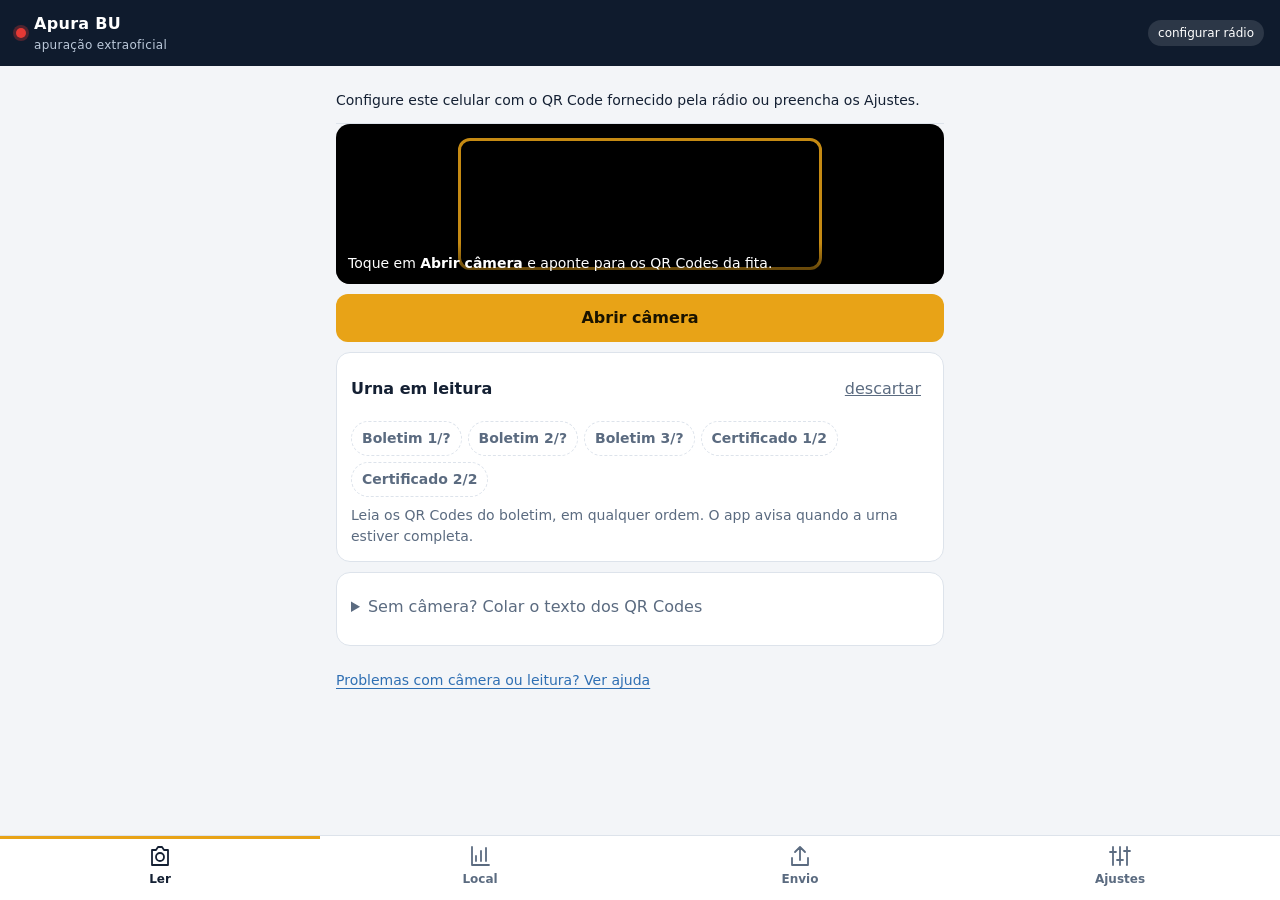
<file: pwa/index.html>
<!doctype html>
<html lang="pt-BR">
<head>
  <meta charset="utf-8">
  <meta name="viewport" content="width=device-width, initial-scale=1, viewport-fit=cover">
  <title>Apura BU</title>
  <meta name="theme-color" content="#0f1b2d">
  <link rel="manifest" href="manifest.webmanifest">
  <link rel="icon" href="icons/icone.svg" type="image/svg+xml">
  <link rel="apple-touch-icon" href="icons/icone-192.png">
  <link rel="stylesheet" href="app.css">
</head>
<body>
  <header class="topo">
    <div class="marca"><span class="ponto" aria-hidden="true"></span><span>Apura BU<small>apuração extraoficial</small></span></div>
    <div id="rede" class="rede" title="Situação do envio">—</div>
  </header>

  <main>
    <div class="aviso-envio" role="status" aria-live="polite" aria-atomic="true">
      <p id="envio-msg"></p>
      <button id="btn-corrigir" class="btn-texto" hidden>Corrigir acesso</button>
    </div>
    <!-- LER -->
    <section id="tela-ler" class="tela ativa" aria-label="Ler boletins">
      <div class="camera">
        <video id="video" playsinline muted aria-label="Imagem da câmera para ler QR Codes"></video>
        <div class="mira"></div>
        <div id="camera-msg" class="camera-msg">Toque em <b>Abrir câmera</b> e aponte para os QR Codes da fita.</div>
      </div>
      <div class="controles">
        <button id="btn-camera" class="btn primario">Abrir câmera</button>
        <button id="btn-lanterna" class="btn" hidden aria-pressed="false">Lanterna</button>
      </div>

      <div class="cartao" id="progresso">
        <div class="linha">
          <strong>Urna em leitura</strong>
          <button id="btn-descartar" class="btn-texto">descartar</button>
        </div>
        <div id="chips" class="chips"></div>
        <p id="dica" class="dica" role="status" aria-live="polite" aria-atomic="true">Leia os QR Codes do boletim, em qualquer ordem. O app avisa quando a urna estiver completa.</p>
        <p id="leitura-msg" class="mensagem" role="status" aria-live="polite" aria-atomic="true"></p>
      </div>

      <div id="ultimo" class="cartao" hidden></div>

      <details class="cartao manual">
        <summary>Sem câmera? Colar o texto dos QR Codes</summary>
        <label class="campo" for="txt-manual">Texto dos QR Codes, um por linha</label>
        <textarea id="txt-manual" rows="4" spellcheck="false" aria-describedby="manual-msg" placeholder="Cole aqui os textos da fita"></textarea>
        <button id="btn-manual" class="btn">Processar texto</button>
        <p id="manual-msg" class="mensagem" role="status" aria-live="polite"></p>
      </details>
      <a class="ajuda" href="/manual/#imprevistos">Problemas com câmera ou leitura? Ver ajuda</a>
    </section>

    <!-- LOCAL -->
    <section id="tela-local" class="tela">
      <h1>Apuração neste celular</h1>
      <div class="cartao">
        <label class="campo">Mostrar
          <select id="sel-local"></select>
        </label>
        <div id="resumo-local" class="resumo"></div>
      </div>
      <div id="cargos-local"></div>
      <p class="aviso-legal">Resultado <b>parcial e extraoficial</b>, a partir dos boletins de urna lidos neste celular. O resultado oficial é divulgado pelo TSE.</p>
    </section>

    <!-- FILA -->
    <section id="tela-fila" class="tela">
      <h1>Envio para a rádio</h1>
      <div class="cartao">
        <p id="fila-resumo" role="status" aria-live="polite"></p>
        <div class="controles">
          <button id="btn-enviar" class="btn primario">Enviar pendentes</button>
          <button id="btn-exportar" class="btn">Salvar arquivo</button>
        </div>
        <p id="fila-dica" class="dica"></p>
        <p class="dica">Use <b>Salvar arquivo</b> para entregar os boletins na rádio por outro meio. Os dados continuam guardados neste celular.</p>
      </div>
      <ul id="lista-fila" class="lista"></ul>
      <a class="ajuda" href="/manual/#imprevistos">Problemas com envio? Ver ajuda</a>
    </section>

    <!-- AJUSTES -->
    <section id="tela-ajustes" class="tela">
      <h1>Ajustes do celular</h1>
      <p class="dica">Primeiro acesso? Peça à coordenação o QR Code de configuração. Ele preenche estes dados para você.</p>
      <form id="form-ajustes" class="cartao">
        <label class="campo">Endereço do servidor da rádio
          <input name="servidor" type="url" inputmode="url" placeholder="https://apuracao.suaradio.com.br">
        </label>
        <label class="campo">Código de acesso deste celular
          <input name="token" type="password" autocomplete="off" placeholder="fornecido pela rádio">
        </label>
        <label class="campo">Nome do repórter / equipe
          <input name="reporter" maxlength="100" autocomplete="name" placeholder="ex.: Equipe Escola Estadual">
        </label>
        <label class="campo">Quando enviar
          <select name="envio">
            <option value="imediato">A cada urna lida (recomendado)</option>
            <option value="manual">Só quando eu mandar</option>
          </select>
        </label>
        <div class="controles">
          <button class="btn primario" type="submit">Salvar</button>
          <button class="btn" type="button" id="btn-testar">Testar conexão</button>
        </div>
        <p id="ajustes-msg" class="mensagem" role="status" aria-live="polite" aria-atomic="true"></p>
      </form>
      <a class="ajuda" href="/manual/#celulares">Como configurar este celular</a>
      <div class="cartao">
        <a class="btn" href="https://resultados.tse.jus.br/" target="_blank" rel="noopener">Resultados oficiais — TSE</a>
        <a class="btn" href="https://dadosabertos.tse.jus.br/" target="_blank" rel="noopener">Dados abertos do TSE</a>
        <button id="btn-limpar" class="btn perigo" type="button">Apagar boletins deste celular</button>
      </div>
    </section>
  </main>

  <nav class="abas" aria-label="Telas do aplicativo">
    <button data-tela="ler" class="ativa" aria-controls="tela-ler" aria-current="page"><svg viewBox="0 0 24 24" aria-hidden="true"><path d="M4 6h4l2-3h4l2 3h4v15H4Z"/><circle cx="12" cy="13" r="4"/></svg><span>Ler</span></button>
    <button data-tela="local" aria-controls="tela-local"><svg viewBox="0 0 24 24" aria-hidden="true"><path d="M4 3v18h17M8 17v-5m5 5V7m5 10V4"/></svg><span>Local</span></button>
    <button data-tela="fila" aria-controls="tela-fila"><svg viewBox="0 0 24 24" aria-hidden="true"><path d="M12 16V3m-5 5 5-5 5 5M4 14v7h16v-7"/></svg><span>Envio</span><b id="badge" hidden></b></button>
    <button data-tela="ajustes" aria-controls="tela-ajustes"><svg viewBox="0 0 24 24" aria-hidden="true"><path d="M5 3v18M12 3v18M19 3v18"/><path d="M2 8h6M9 16h6M16 7h6"/></svg><span>Ajustes</span></button>
  </nav>

  <div id="toast" class="toast" role="status" aria-live="polite"></div>

  <script src="vendor/barcode-detector-ponyfill.js"></script>
  <script type="module" src="app.js"></script>
</body>
</html>
</file>
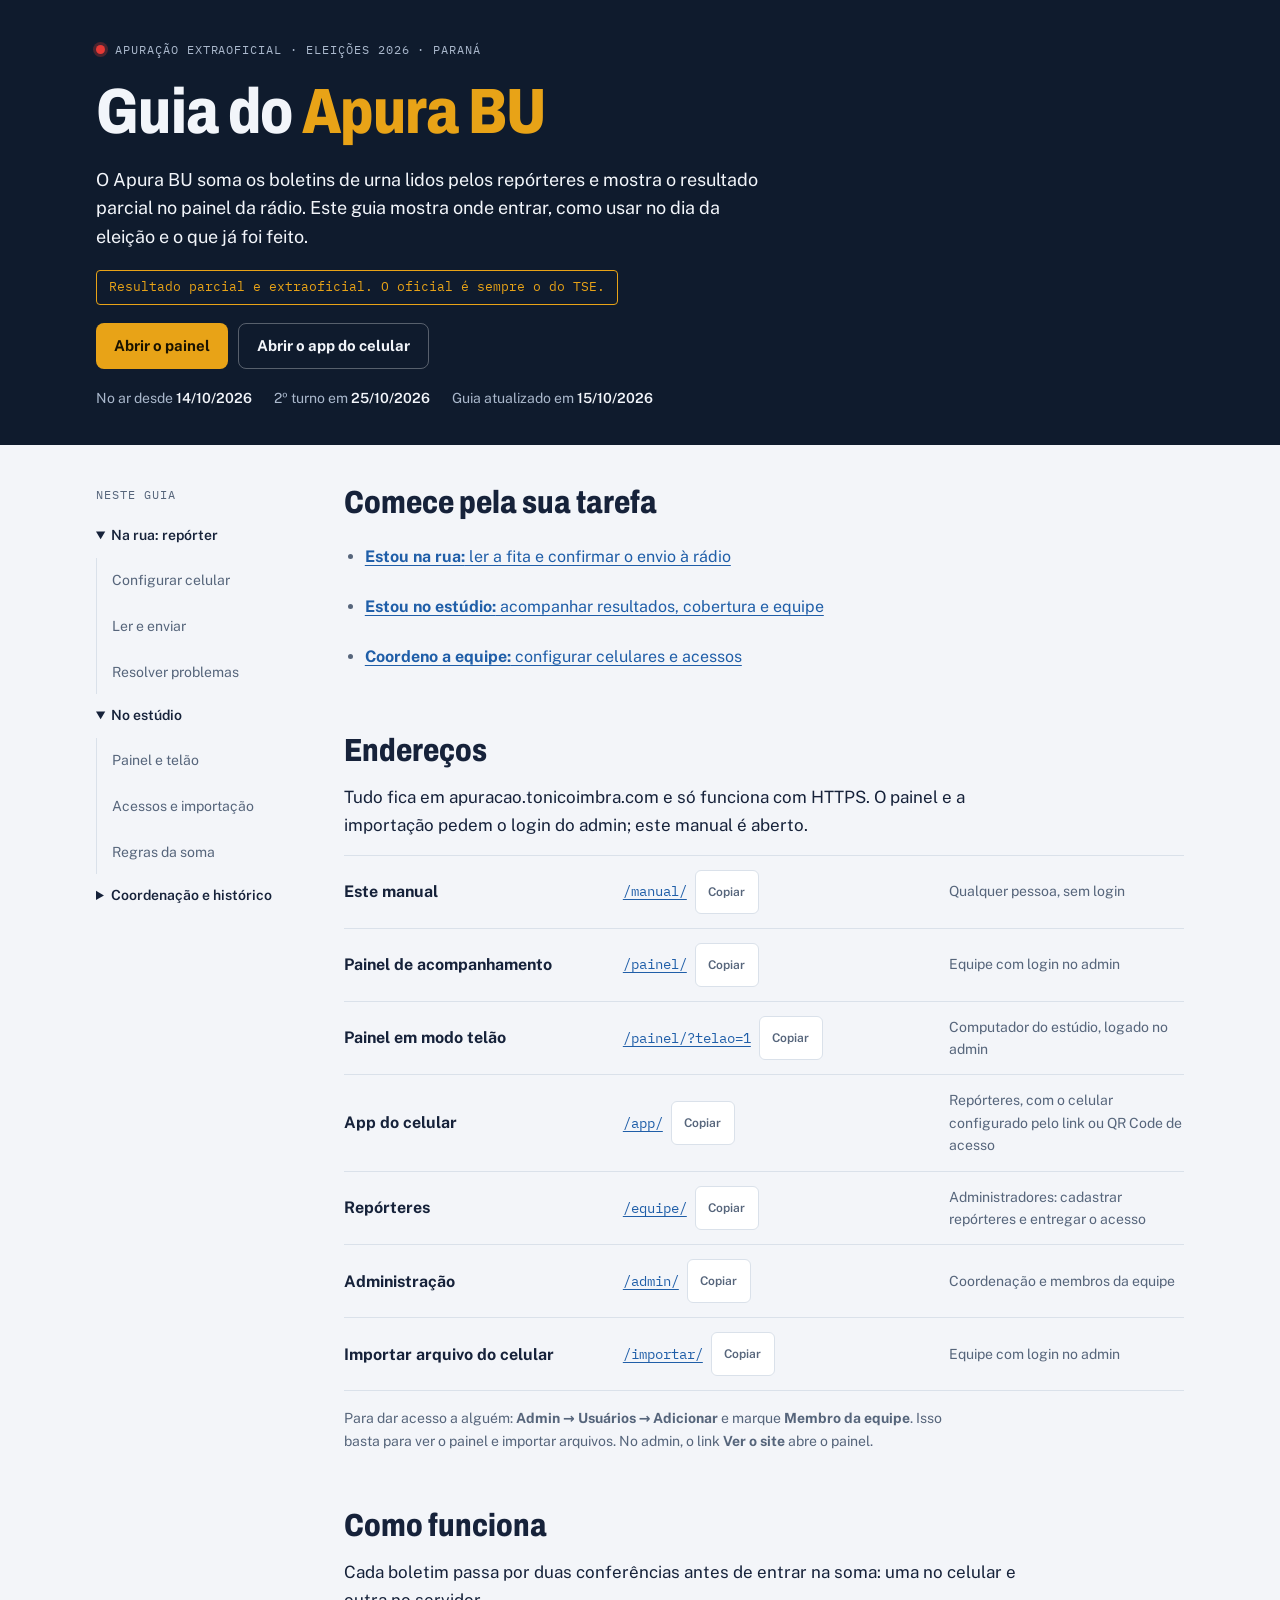
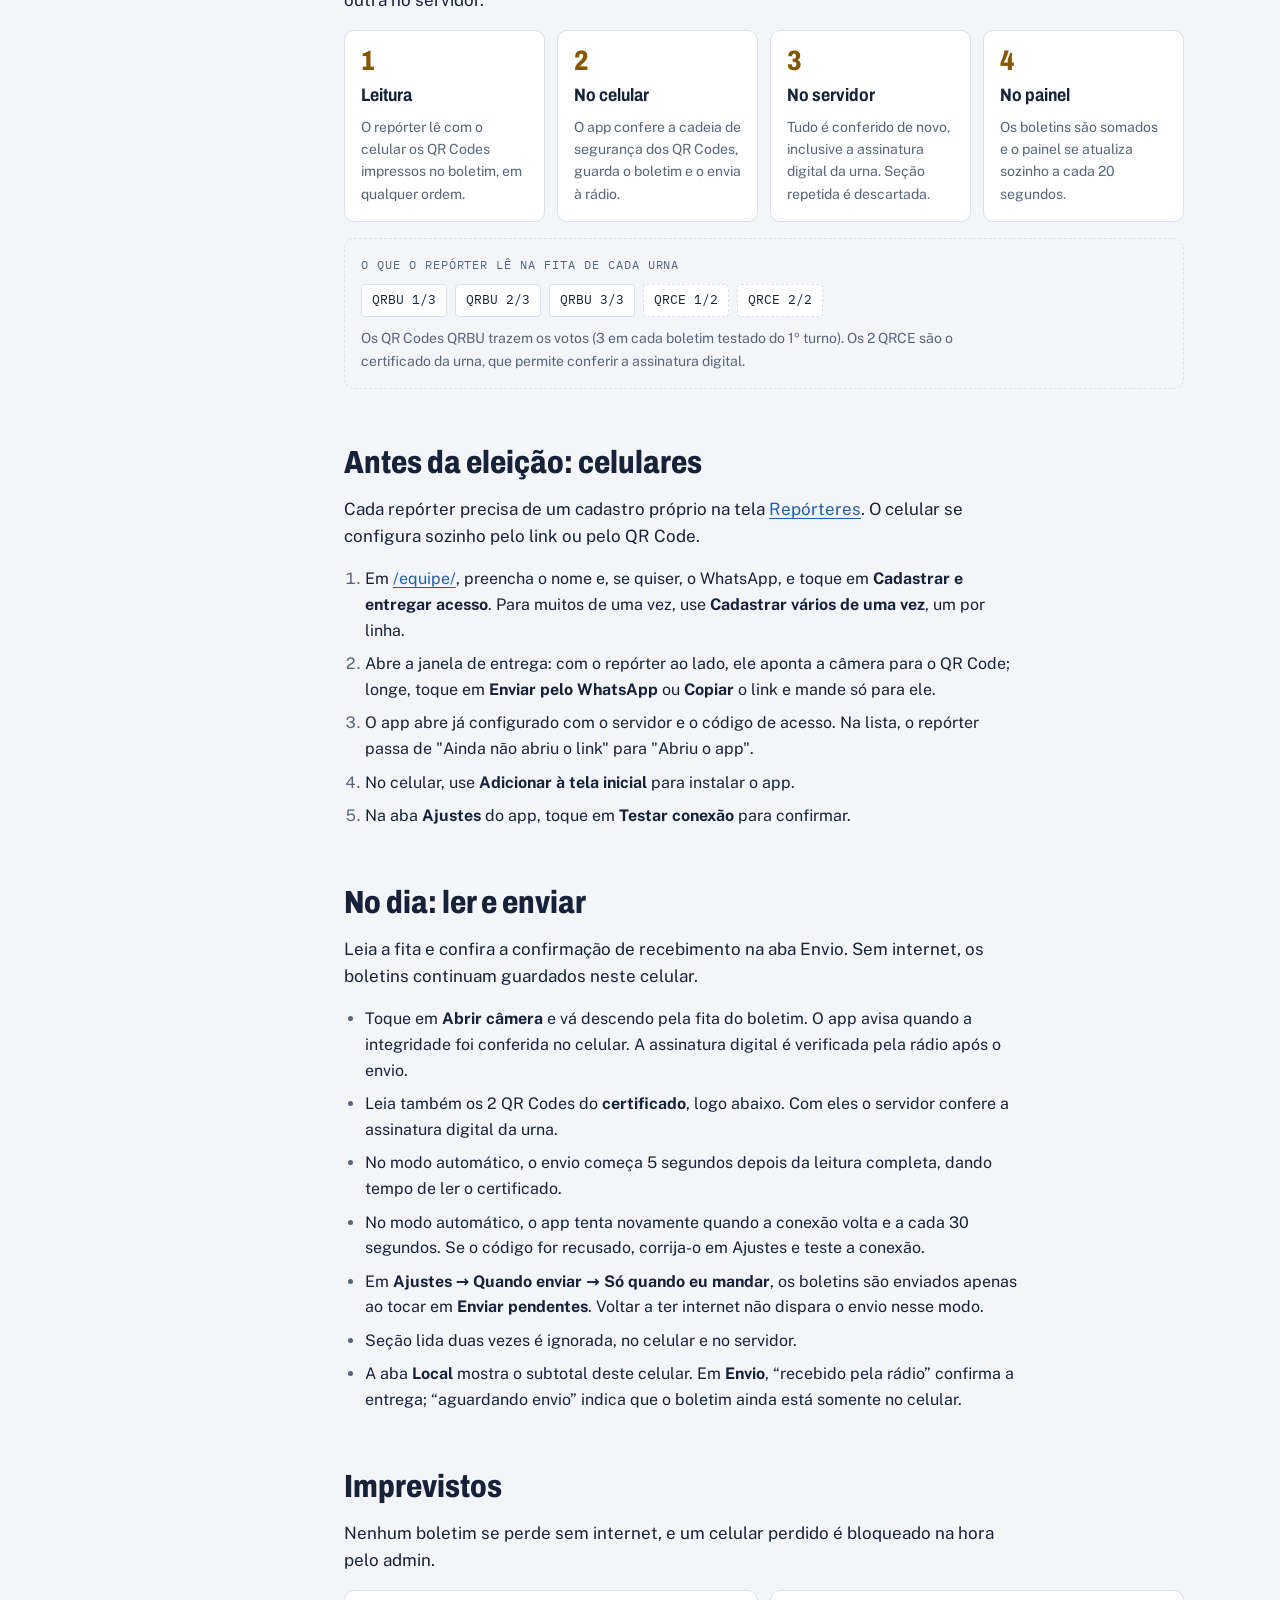
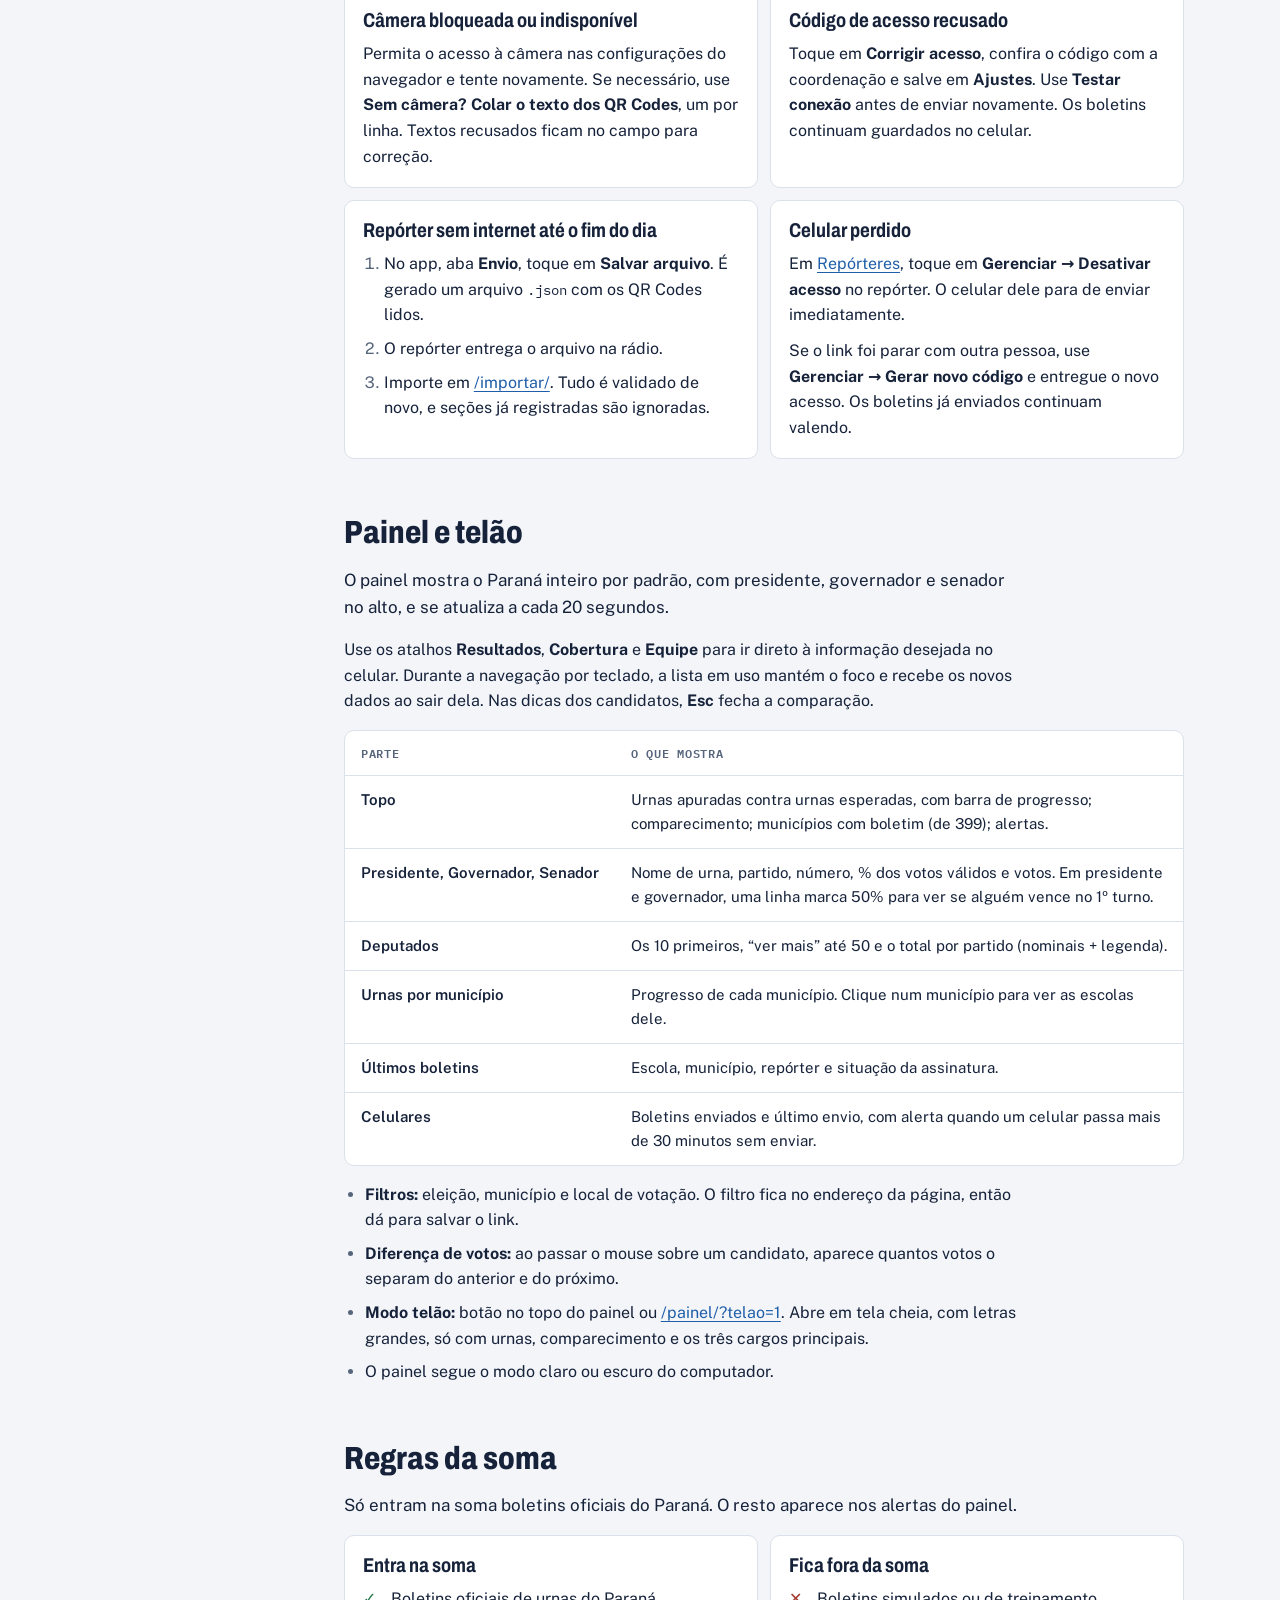
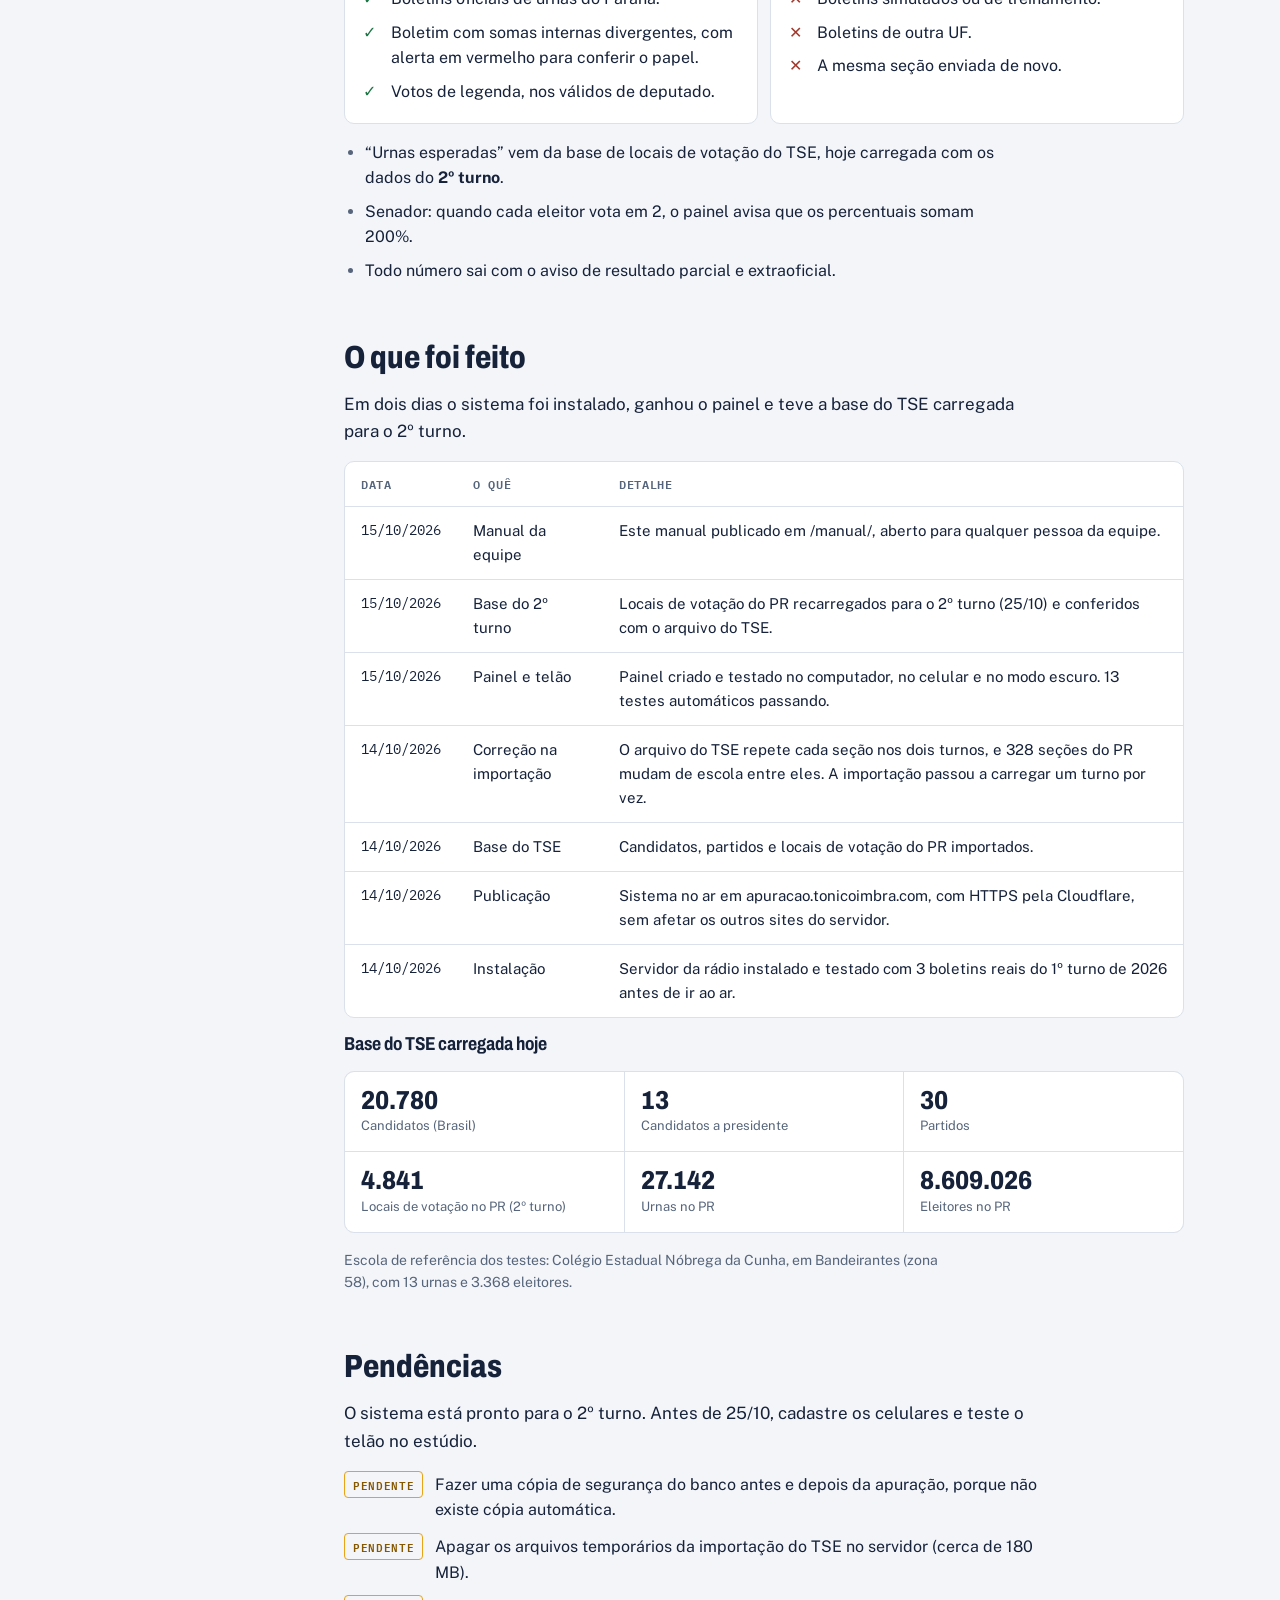
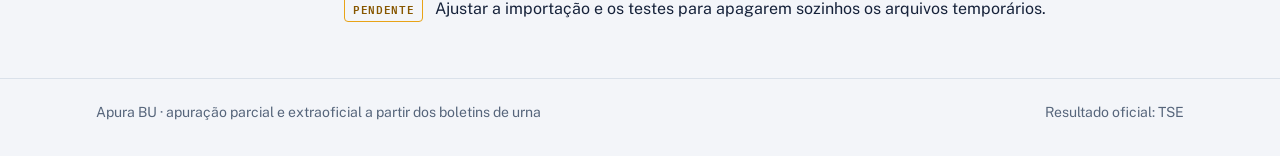
<file: servidor/boletins/templates/boletins/manual.html>
<!doctype html>
<html lang="pt-BR">
<head>
<meta charset="utf-8">
<meta name="viewport" content="width=device-width, initial-scale=1, viewport-fit=cover">
<title>Guia do Apura BU</title>
<link rel="icon" href="/app/icons/icone.svg" type="image/svg+xml">
<meta name="description" content="Manual da equipe: como acessar e usar o Apura BU na apuração extraoficial.">
<link rel="preconnect" href="https://fonts.googleapis.com">
<link rel="preconnect" href="https://fonts.gstatic.com" crossorigin>
<link rel="stylesheet" href="https://fonts.googleapis.com/css2?family=Archivo:wdth,wght@75..100,600..800&family=IBM+Plex+Mono:wght@400;500&family=Public+Sans:ital,wght@0,400;0,600;0,700;1,400&display=swap">
<style>
  /* Layout: faixa azul-marinho do app no topo; índice lateral fixo e coluna de leitura de ~68 caracteres */
  :root {
    color-scheme: light;
    --fundo: #f3f5f9;
    --papel: #ffffff;
    --texto: #16223a;
    --suave: #56657b;
    --linha: #dae1ea;
    --faixa: #0f1b2d;
    --faixa-texto: #f2f5fa;
    --faixa-suave: #aab8cc;
    --ambar: #e8a317;
    --ambar-tinta: #1a1300;
    --ambar-texto: #875700;
    --link: #1f5ea8;
    --ok: #1d7444;
    --fora: #a3392d;
    --display: "Archivo", "Arial Narrow", "Helvetica Neue", Arial, sans-serif;
    --corpo: "Public Sans", system-ui, -apple-system, "Segoe UI", Roboto, sans-serif;
    --mono: "IBM Plex Mono", ui-monospace, "SFMono-Regular", Menlo, Consolas, monospace;
  }
  @media (prefers-color-scheme: dark) {
    :root:not([data-theme="light"]) {
      --fundo: #0a111e; --papel: #111b2c; --texto: #e5ebf4; --suave: #9badc4; --linha: #23314a;
      --faixa: #060c17; --faixa-texto: #eef3fa; --faixa-suave: #93a5bd;
      --ambar: #f0b43a; --ambar-tinta: #1a1300; --ambar-texto: #f0b43a; --link: #8fbdf2;
      --ok: #52c487; --fora: #ef7b6c; color-scheme: dark;
    }
  }
  :root[data-theme="dark"] {
    --fundo: #0a111e; --papel: #111b2c; --texto: #e5ebf4; --suave: #9badc4; --linha: #23314a;
    --faixa: #060c17; --faixa-texto: #eef3fa; --faixa-suave: #93a5bd;
    --ambar: #f0b43a; --ambar-tinta: #1a1300; --ambar-texto: #f0b43a; --link: #8fbdf2;
    --ok: #52c487; --fora: #ef7b6c; color-scheme: dark;
  }
  @media (prefers-reduced-motion: no-preference) { html { scroll-behavior: smooth; } }

  * { box-sizing: border-box; }
  [hidden] { display: none !important; }
  img { max-width: 100%; }
  body { margin: 0; -webkit-text-size-adjust: 100%; background: var(--fundo); color: var(--texto); font: 16px/1.6 var(--corpo); }
  a { color: var(--link); text-underline-offset: 3px; }
  a:focus-visible, button:focus-visible { outline: 2px solid var(--ambar); outline-offset: 2px; border-radius: 4px; }
  h1, h2, h3 { font-family: var(--display); font-stretch: 80%; line-height: 1.1; text-wrap: balance; margin: 0; }
  code, .mono { font-family: var(--mono); font-size: .9em; }
  .rotulo { font-family: var(--mono); font-size: 12px; letter-spacing: .08em; text-transform: uppercase; }

  /* ---------- faixa de abertura */
  .faixa { background: var(--faixa); color: var(--faixa-texto); }
  .faixa-dentro, .corpo, .rodape-dentro {
    max-width: 1120px; margin: 0 auto;
    padding-left: max(16px, env(safe-area-inset-left, 0px));
    padding-right: max(16px, env(safe-area-inset-right, 0px));
  }
  .faixa-dentro { padding-block: 40px 36px; display: grid; gap: 18px; }
  .faixa-dentro > *, .fita > * { margin: 0; }
  .faixa .rotulo { color: var(--faixa-suave); display: flex; align-items: center; gap: 10px; }
  .ao-vivo { width: 9px; height: 9px; border-radius: 50%; background: #e53935; box-shadow: 0 0 0 3px rgba(229,57,53,.28); }
  .faixa h1 { font-size: clamp(38px, 7vw, 64px); font-weight: 800; letter-spacing: -.01em; }
  .faixa h1 span { color: var(--ambar); }
  .faixa .lead { max-width: 62ch; margin: 0; font-size: 18px; color: var(--faixa-texto); }
  .carimbo { justify-self: start; font-family: var(--mono); font-size: 13px; padding: 6px 12px;
    border: 1.5px solid var(--ambar); color: var(--ambar); border-radius: 4px; }
  .acoes { display: flex; flex-wrap: wrap; gap: 10px; }
  .botao { display: inline-flex; align-items: center; min-height: 44px; padding: 10px 18px; border-radius: 8px;
    font-weight: 700; text-decoration: none; font-size: 15px; }
  .botao.principal { background: var(--ambar); color: var(--ambar-tinta); }
  .botao.secundario { color: var(--faixa-texto); border: 1px solid rgba(255,255,255,.3); }
  .datas { display: flex; flex-wrap: wrap; gap: 6px 22px; margin: 0; padding: 0; list-style: none; color: var(--faixa-suave); font-size: 14px; }
  .datas b { color: var(--faixa-texto); font-weight: 600; }

  /* ---------- corpo: índice + leitura */
  .corpo { display: grid; grid-template-columns: 200px minmax(0, 1fr); gap: 48px; padding-block: 40px 56px; }
  .indice { position: sticky; top: calc(env(safe-area-inset-top, 0px) + 24px); align-self: start; }
  .indice .rotulo { color: var(--suave); margin: 0 0 10px; }
  .indice ol { list-style: none; margin: 0; padding: 0; display: grid; gap: 2px; border-left: 1px solid var(--linha); }
  .indice a { display: block; padding: 5px 0 5px 14px; margin-left: -1px; border-left: 2px solid transparent;
    color: var(--suave); text-decoration: none; font-size: 14px; }
  .indice a:hover { color: var(--texto); }
  .indice a.atual { color: var(--texto); border-left-color: var(--ambar); font-weight: 600; }

  article { min-width: 0; display: grid; gap: 56px; }
  section { display: grid; gap: 16px; scroll-margin-top: calc(env(safe-area-inset-top, 0px) + 16px); }
  section > h2 { font-size: clamp(26px, 3.6vw, 32px); font-weight: 800; }
  section > p, .nota { max-width: 68ch; margin: 0; }
  .abre { font-size: 17px; }
  .nota { color: var(--suave); font-size: 14px; }
  ul.lista, ol.lista { margin: 0; padding-left: 1.3em; display: grid; gap: 8px; max-width: 68ch; }
  .lista li::marker { color: var(--suave); }

  /* endereços */
  .enderecos { list-style: none; margin: 0; padding: 0; border-top: 1px solid var(--linha); }
  .enderecos li { display: grid; grid-template-columns: minmax(0, 1.1fr) minmax(0, 1.3fr) minmax(0, 1fr); gap: 6px 20px;
    align-items: center; padding: 14px 0; border-bottom: 1px solid var(--linha); }
  .enderecos strong { font-weight: 700; }
  .url { display: flex; align-items: center; gap: 8px; min-width: 0; }
  .url a { font-family: var(--mono); font-size: 14px; overflow-wrap: anywhere; }
  .copiar { flex: none; font: 600 12px var(--corpo); color: var(--suave); background: var(--papel); border: 1px solid var(--linha);
    border-radius: 6px; padding: 4px 9px; cursor: pointer; }
  .copiar:hover { color: var(--texto); }
  .quem { color: var(--suave); font-size: 14px; }

  /* fluxo */
  .passos { list-style: none; margin: 0; padding: 0; display: grid; grid-template-columns: repeat(4, minmax(0, 1fr)); gap: 12px; counter-reset: passo; }
  .passos li { counter-increment: passo; background: var(--papel); border: 1px solid var(--linha); border-radius: 10px; padding: 16px; display: grid; gap: 6px; align-content: start; }
  .passos li::before { content: counter(passo); font: 800 28px/1 var(--display); font-stretch: 80%; color: var(--ambar-texto); }
  .passos b { font-family: var(--display); font-size: 18px; font-stretch: 85%; }
  .passos span { font-size: 14px; color: var(--suave); }
  .fita { display: grid; gap: 10px; padding: 16px; border: 1px dashed var(--linha); border-radius: 10px; }
  .fita .rotulo { color: var(--suave); }
  .qrs { display: flex; flex-wrap: wrap; gap: 8px; margin: 0; padding: 0; list-style: none; }
  .qrs li { font-family: var(--mono); font-size: 13px; padding: 5px 10px; border-radius: 4px; background: var(--papel); border: 1px solid var(--linha); }
  .qrs li.ce { border-style: dashed; }

  /* imprevistos */
  .dupla { display: grid; grid-template-columns: repeat(2, minmax(0, 1fr)); gap: 12px; }
  .painel-box { background: var(--papel); border: 1px solid var(--linha); border-radius: 10px; padding: 18px; display: grid; gap: 10px; align-content: start; }
  .painel-box h3 { font-size: 20px; font-weight: 700; }
  .painel-box p { margin: 0; }

  /* tabelas */
  .rolagem { overflow-x: auto; border: 1px solid var(--linha); border-radius: 10px; background: var(--papel); }
  table { width: 100%; border-collapse: collapse; font-size: 15px; }
  th { text-align: left; font: 600 12px var(--mono); letter-spacing: .06em; text-transform: uppercase; color: var(--suave);
    padding: 12px 16px; border-bottom: 1px solid var(--linha); }
  td { padding: 12px 16px; border-bottom: 1px solid var(--linha); vertical-align: top; }
  tr:last-child td { border-bottom: 0; }
  td:first-child { font-weight: 600; white-space: nowrap; }
  td.data { font-family: var(--mono); font-size: 14px; font-weight: 400; font-variant-numeric: tabular-nums; }

  /* regras */
  .regras { display: grid; grid-template-columns: repeat(2, minmax(0, 1fr)); gap: 12px; }
  .regras ul { list-style: none; margin: 0; padding: 0; display: grid; gap: 8px; }
  .regras li { display: grid; grid-template-columns: 1.4em minmax(0, 1fr); gap: 6px; }
  .sinal { font-weight: 700; }
  .entra .sinal { color: var(--ok); } .fora .sinal { color: var(--fora); }

  /* números da base */
  .numeros { display: grid; grid-template-columns: repeat(3, minmax(0, 1fr)); gap: 1px; background: var(--linha);
    border: 1px solid var(--linha); border-radius: 10px; overflow: hidden; margin: 0; }
  .numeros div { background: var(--papel); padding: 14px 16px; display: grid; gap: 2px; }
  .numeros dt { font-size: 13px; color: var(--suave); order: 2; }
  .numeros dd { margin: 0; font: 800 26px/1.1 var(--display); font-stretch: 85%; order: 1; }

  /* pendências */
  .pendencias { list-style: none; margin: 0; padding: 0; display: grid; gap: 10px; max-width: 72ch; }
  .pendencias li { display: grid; grid-template-columns: auto minmax(0, 1fr); gap: 12px; align-items: baseline; }
  .chip { font: 600 11px var(--mono); letter-spacing: .06em; text-transform: uppercase; padding: 3px 8px; border-radius: 4px;
    color: var(--ambar-texto); border: 1px solid var(--ambar); }

  .rodape { border-top: 1px solid var(--linha); }
  .rodape-dentro { padding-block: 22px 32px; color: var(--suave); font-size: 14px; display: flex; flex-wrap: wrap; gap: 6px 20px; justify-content: space-between; }

  @media (max-width: 900px) {
    .corpo { grid-template-columns: minmax(0, 1fr); gap: 28px; padding-block: 28px 48px; }
    .indice { position: static; }
    .indice ol { display: flex; flex-wrap: wrap; gap: 6px; border: 0; }
    .indice a { border: 1px solid var(--linha); border-radius: 99px; padding: 4px 12px; margin: 0; background: var(--papel); }
    .indice a.atual { border-color: var(--ambar); }
    .passos { grid-template-columns: repeat(2, minmax(0, 1fr)); }
  }
  @media (max-width: 640px) {
    .enderecos li { grid-template-columns: minmax(0, 1fr); }
    .passos, .dupla, .regras { grid-template-columns: minmax(0, 1fr); }
    .numeros { grid-template-columns: repeat(2, minmax(0, 1fr)); }
    td:first-child { white-space: normal; }
    .faixa-dentro { padding-block: 32px 28px; }
  }
  .indice summary { min-height: 44px; padding: 10px 0; cursor: pointer; font-size: 14px; font-weight: 600; }
  .indice a { min-height: 44px; display: flex; align-items: center; }
  .copiar { min-width: 64px; min-height: 44px; }
  .percursos a { display: inline-block; padding-block: 8px; }
  ::selection { background: var(--ambar); color: var(--ambar-tinta); }
</style>
</head>
<body>

<header class="faixa">
  <div class="faixa-dentro">
    <p class="rotulo"><span class="ao-vivo" aria-hidden="true"></span>Apuração extraoficial · Eleições 2026 · Paraná</p>
    <h1>Guia do <span>Apura BU</span></h1>
    <p class="lead">O Apura BU soma os boletins de urna lidos pelos repórteres e mostra o resultado parcial no painel da rádio. Este guia mostra onde entrar, como usar no dia da eleição e o que já foi feito.</p>
    <p class="carimbo">Resultado parcial e extraoficial. O oficial é sempre o do TSE.</p>
    <div class="acoes">
      <a class="botao principal" href="/painel/">Abrir o painel</a>
      <a class="botao secundario" href="/app/">Abrir o app do celular</a>
    </div>
    <ul class="datas">
      <li>No ar desde <b>14/10/2026</b></li>
      <li>2º turno em <b>25/10/2026</b></li>
      <li>Guia atualizado em <b>15/10/2026</b></li>
    </ul>
  </div>
</header>

<div class="corpo">
  <nav class="indice" aria-label="Seções do guia">
    <p class="rotulo">Neste guia</p>
    <details open><summary>Na rua: repórter</summary><ol>
      <li><a href="#celulares">Configurar celular</a></li>
      <li><a href="#no-dia">Ler e enviar</a></li>
      <li><a href="#imprevistos">Resolver problemas</a></li>
    </ol></details>
    <details open><summary>No estúdio</summary><ol>
      <li><a href="#painel">Painel e telão</a></li>
      <li><a href="#enderecos">Acessos e importação</a></li>
      <li><a href="#regras">Regras da soma</a></li>
    </ol></details>
    <details><summary>Coordenação e histórico</summary><ol>
      <li><a href="#como-funciona">Como funciona</a></li>
      <li><a href="#feito">O que foi feito</a></li>
      <li><a href="#pendencias">Pendências</a></li>
    </ol></details>
  </nav>

  <article>
    <section id="comece" aria-labelledby="t-comece">
      <h2 id="t-comece">Comece pela sua tarefa</h2>
      <ul class="lista percursos">
        <li><a href="#no-dia"><b>Estou na rua:</b> ler a fita e confirmar o envio à rádio</a></li>
        <li><a href="#painel"><b>Estou no estúdio:</b> acompanhar resultados, cobertura e equipe</a></li>
        <li><a href="#celulares"><b>Coordeno a equipe:</b> configurar celulares e acessos</a></li>
      </ul>
    </section>
    <section id="enderecos" aria-labelledby="t-enderecos">
      <h2 id="t-enderecos">Endereços</h2>
      <p class="abre">Tudo fica em apuracao.tonicoimbra.com e só funciona com HTTPS. O painel e a importação pedem o login do admin; este manual é aberto.</p>
      <ul class="enderecos">
        <li><strong>Este manual</strong>
          <span class="url"><a href="/manual/">/manual/</a><button class="copiar" type="button" data-copiar="/manual/">Copiar</button></span>
          <span class="quem">Qualquer pessoa, sem login</span></li>
        <li><strong>Painel de acompanhamento</strong>
          <span class="url"><a href="/painel/">/painel/</a><button class="copiar" type="button" data-copiar="/painel/">Copiar</button></span>
          <span class="quem">Equipe com login no admin</span></li>
        <li><strong>Painel em modo telão</strong>
          <span class="url"><a href="/painel/?telao=1">/painel/?telao=1</a><button class="copiar" type="button" data-copiar="/painel/?telao=1">Copiar</button></span>
          <span class="quem">Computador do estúdio, logado no admin</span></li>
        <li><strong>App do celular</strong>
          <span class="url"><a href="/app/">/app/</a><button class="copiar" type="button" data-copiar="/app/">Copiar</button></span>
          <span class="quem">Repórteres, com o celular configurado pelo link ou QR Code de acesso</span></li>
        <li><strong>Repórteres</strong>
          <span class="url"><a href="/equipe/">/equipe/</a><button class="copiar" type="button" data-copiar="/equipe/">Copiar</button></span>
          <span class="quem">Administradores: cadastrar repórteres e entregar o acesso</span></li>
        <li><strong>Administração</strong>
          <span class="url"><a href="/admin/">/admin/</a><button class="copiar" type="button" data-copiar="/admin/">Copiar</button></span>
          <span class="quem">Coordenação e membros da equipe</span></li>
        <li><strong>Importar arquivo do celular</strong>
          <span class="url"><a href="/importar/">/importar/</a><button class="copiar" type="button" data-copiar="/importar/">Copiar</button></span>
          <span class="quem">Equipe com login no admin</span></li>
      </ul>
      <p class="nota">Para dar acesso a alguém: <b>Admin → Usuários → Adicionar</b> e marque <b>Membro da equipe</b>. Isso basta para ver o painel e importar arquivos. No admin, o link <b>Ver o site</b> abre o painel.</p>
    </section>

    <section id="como-funciona" aria-labelledby="t-como">
      <h2 id="t-como">Como funciona</h2>
      <p class="abre">Cada boletim passa por duas conferências antes de entrar na soma: uma no celular e outra no servidor.</p>
      <ol class="passos">
        <li><b>Leitura</b><span>O repórter lê com o celular os QR Codes impressos no boletim, em qualquer ordem.</span></li>
        <li><b>No celular</b><span>O app confere a cadeia de segurança dos QR Codes, guarda o boletim e o envia à rádio.</span></li>
        <li><b>No servidor</b><span>Tudo é conferido de novo, inclusive a assinatura digital da urna. Seção repetida é descartada.</span></li>
        <li><b>No painel</b><span>Os boletins são somados e o painel se atualiza sozinho a cada 20 segundos.</span></li>
      </ol>
      <div class="fita">
        <p class="rotulo">O que o repórter lê na fita de cada urna</p>
        <ul class="qrs" aria-label="QR Codes de um boletim">
          <li>QRBU 1/3</li><li>QRBU 2/3</li><li>QRBU 3/3</li><li class="ce">QRCE 1/2</li><li class="ce">QRCE 2/2</li>
        </ul>
        <p class="nota">Os QR Codes QRBU trazem os votos (3 em cada boletim testado do 1º turno). Os 2 QRCE são o certificado da urna, que permite conferir a assinatura digital.</p>
      </div>
    </section>

    <section id="celulares" aria-labelledby="t-celulares">
      <h2 id="t-celulares">Antes da eleição: celulares</h2>
      <p class="abre">Cada repórter precisa de um cadastro próprio na tela <a href="/equipe/">Repórteres</a>. O celular se configura sozinho pelo link ou pelo QR Code.</p>
      <ol class="lista">
        <li>Em <a href="/equipe/">/equipe/</a>, preencha o nome e, se quiser, o WhatsApp, e toque em <b>Cadastrar e entregar acesso</b>. Para muitos de uma vez, use <b>Cadastrar vários de uma vez</b>, um por linha.</li>
        <li>Abre a janela de entrega: com o repórter ao lado, ele aponta a câmera para o QR Code; longe, toque em <b>Enviar pelo WhatsApp</b> ou <b>Copiar</b> o link e mande só para ele.</li>
        <li>O app abre já configurado com o servidor e o código de acesso. Na lista, o repórter passa de "Ainda não abriu o link" para "Abriu o app".</li>
        <li>No celular, use <b>Adicionar à tela inicial</b> para instalar o app.</li>
        <li>Na aba <b>Ajustes</b> do app, toque em <b>Testar conexão</b> para confirmar.</li>
      </ol>
    </section>

    <section id="no-dia" aria-labelledby="t-dia">
      <h2 id="t-dia">No dia: ler e enviar</h2>
      <p class="abre">Leia a fita e confira a confirmação de recebimento na aba Envio. Sem internet, os boletins continuam guardados neste celular.</p>
      <ul class="lista">
        <li>Toque em <b>Abrir câmera</b> e vá descendo pela fita do boletim. O app avisa quando a integridade foi conferida no celular. A assinatura digital é verificada pela rádio após o envio.</li>
        <li>Leia também os 2 QR Codes do <b>certificado</b>, logo abaixo. Com eles o servidor confere a assinatura digital da urna.</li>
        <li>No modo automático, o envio começa 5 segundos depois da leitura completa, dando tempo de ler o certificado.</li>
        <li>No modo automático, o app tenta novamente quando a conexão volta e a cada 30 segundos. Se o código for recusado, corrija-o em Ajustes e teste a conexão.</li>
        <li>Em <b>Ajustes → Quando enviar → Só quando eu mandar</b>, os boletins são enviados apenas ao tocar em <b>Enviar pendentes</b>. Voltar a ter internet não dispara o envio nesse modo.</li>
        <li>Seção lida duas vezes é ignorada, no celular e no servidor.</li>
        <li>A aba <b>Local</b> mostra o subtotal deste celular. Em <b>Envio</b>, “recebido pela rádio” confirma a entrega; “aguardando envio” indica que o boletim ainda está somente no celular.</li>
      </ul>
    </section>

    <section id="imprevistos" aria-labelledby="t-imprevistos">
      <h2 id="t-imprevistos">Imprevistos</h2>
      <p class="abre">Nenhum boletim se perde sem internet, e um celular perdido é bloqueado na hora pelo admin.</p>
      <div class="dupla">
        <div class="painel-box">
          <h3>Câmera bloqueada ou indisponível</h3>
          <p>Permita o acesso à câmera nas configurações do navegador e tente novamente. Se necessário, use <b>Sem câmera? Colar o texto dos QR Codes</b>, um por linha. Textos recusados ficam no campo para correção.</p>
        </div>
        <div class="painel-box">
          <h3>Código de acesso recusado</h3>
          <p>Toque em <b>Corrigir acesso</b>, confira o código com a coordenação e salve em <b>Ajustes</b>. Use <b>Testar conexão</b> antes de enviar novamente. Os boletins continuam guardados no celular.</p>
        </div>
        <div class="painel-box">
          <h3>Repórter sem internet até o fim do dia</h3>
          <ol class="lista">
            <li>No app, aba <b>Envio</b>, toque em <b>Salvar arquivo</b>. É gerado um arquivo <code>.json</code> com os QR Codes lidos.</li>
            <li>O repórter entrega o arquivo na rádio.</li>
            <li>Importe em <a href="/importar/">/importar/</a>. Tudo é validado de novo, e seções já registradas são ignoradas.</li>
          </ol>
        </div>
        <div class="painel-box">
          <h3>Celular perdido</h3>
          <p>Em <a href="/equipe/">Repórteres</a>, toque em <b>Gerenciar → Desativar acesso</b> no repórter. O celular dele para de enviar imediatamente.</p>
          <p>Se o link foi parar com outra pessoa, use <b>Gerenciar → Gerar novo código</b> e entregue o novo acesso. Os boletins já enviados continuam valendo.</p>
        </div>
      </div>
    </section>

    <section id="painel" aria-labelledby="t-painel">
      <h2 id="t-painel">Painel e telão</h2>
      <p class="abre">O painel mostra o Paraná inteiro por padrão, com presidente, governador e senador no alto, e se atualiza a cada 20 segundos.</p>
      <p>Use os atalhos <b>Resultados</b>, <b>Cobertura</b> e <b>Equipe</b> para ir direto à informação desejada no celular. Durante a navegação por teclado, a lista em uso mantém o foco e recebe os novos dados ao sair dela. Nas dicas dos candidatos, <b>Esc</b> fecha a comparação.</p>
      <div class="rolagem">
        <table>
          <thead><tr><th scope="col">Parte</th><th scope="col">O que mostra</th></tr></thead>
          <tbody>
            <tr><td>Topo</td><td>Urnas apuradas contra urnas esperadas, com barra de progresso; comparecimento; municípios com boletim (de 399); alertas.</td></tr>
            <tr><td>Presidente, Governador, Senador</td><td>Nome de urna, partido, número, % dos votos válidos e votos. Em presidente e governador, uma linha marca 50% para ver se alguém vence no 1º turno.</td></tr>
            <tr><td>Deputados</td><td>Os 10 primeiros, “ver mais” até 50 e o total por partido (nominais + legenda).</td></tr>
            <tr><td>Urnas por município</td><td>Progresso de cada município. Clique num município para ver as escolas dele.</td></tr>
            <tr><td>Últimos boletins</td><td>Escola, município, repórter e situação da assinatura.</td></tr>
            <tr><td>Celulares</td><td>Boletins enviados e último envio, com alerta quando um celular passa mais de 30 minutos sem enviar.</td></tr>
          </tbody>
        </table>
      </div>
      <ul class="lista">
        <li><b>Filtros:</b> eleição, município e local de votação. O filtro fica no endereço da página, então dá para salvar o link.</li>
        <li><b>Diferença de votos:</b> ao passar o mouse sobre um candidato, aparece quantos votos o separam do anterior e do próximo.</li>
        <li><b>Modo telão:</b> botão no topo do painel ou <a href="/painel/?telao=1">/painel/?telao=1</a>. Abre em tela cheia, com letras grandes, só com urnas, comparecimento e os três cargos principais.</li>
        <li>O painel segue o modo claro ou escuro do computador.</li>
      </ul>
    </section>

    <section id="regras" aria-labelledby="t-regras">
      <h2 id="t-regras">Regras da soma</h2>
      <p class="abre">Só entram na soma boletins oficiais do Paraná. O resto aparece nos alertas do painel.</p>
      <div class="regras">
        <div class="painel-box entra">
          <h3>Entra na soma</h3>
          <ul>
            <li><span class="sinal" aria-hidden="true">✓</span><span>Boletins oficiais de urnas do Paraná.</span></li>
            <li><span class="sinal" aria-hidden="true">✓</span><span>Boletim com somas internas divergentes, com alerta em vermelho para conferir o papel.</span></li>
            <li><span class="sinal" aria-hidden="true">✓</span><span>Votos de legenda, nos válidos de deputado.</span></li>
          </ul>
        </div>
        <div class="painel-box fora">
          <h3>Fica fora da soma</h3>
          <ul>
            <li><span class="sinal" aria-hidden="true">✕</span><span>Boletins simulados ou de treinamento.</span></li>
            <li><span class="sinal" aria-hidden="true">✕</span><span>Boletins de outra UF.</span></li>
            <li><span class="sinal" aria-hidden="true">✕</span><span>A mesma seção enviada de novo.</span></li>
          </ul>
        </div>
      </div>
      <ul class="lista">
        <li>“Urnas esperadas” vem da base de locais de votação do TSE, hoje carregada com os dados do <b>2º turno</b>.</li>
        <li>Senador: quando cada eleitor vota em 2, o painel avisa que os percentuais somam 200%.</li>
        <li>Todo número sai com o aviso de resultado parcial e extraoficial.</li>
      </ul>
    </section>

    <section id="feito" aria-labelledby="t-feito">
      <h2 id="t-feito">O que foi feito</h2>
      <p class="abre">Em dois dias o sistema foi instalado, ganhou o painel e teve a base do TSE carregada para o 2º turno.</p>
      <div class="rolagem">
        <table>
          <thead><tr><th scope="col">Data</th><th scope="col">O quê</th><th scope="col">Detalhe</th></tr></thead>
          <tbody>
            <tr><td class="data">15/10/2026</td><td>Manual da equipe</td><td>Este manual publicado em /manual/, aberto para qualquer pessoa da equipe.</td></tr>
            <tr><td class="data">15/10/2026</td><td>Base do 2º turno</td><td>Locais de votação do PR recarregados para o 2º turno (25/10) e conferidos com o arquivo do TSE.</td></tr>
            <tr><td class="data">15/10/2026</td><td>Painel e telão</td><td>Painel criado e testado no computador, no celular e no modo escuro. 13 testes automáticos passando.</td></tr>
            <tr><td class="data">14/10/2026</td><td>Correção na importação</td><td>O arquivo do TSE repete cada seção nos dois turnos, e 328 seções do PR mudam de escola entre eles. A importação passou a carregar um turno por vez.</td></tr>
            <tr><td class="data">14/10/2026</td><td>Base do TSE</td><td>Candidatos, partidos e locais de votação do PR importados.</td></tr>
            <tr><td class="data">14/10/2026</td><td>Publicação</td><td>Sistema no ar em apuracao.tonicoimbra.com, com HTTPS pela Cloudflare, sem afetar os outros sites do servidor.</td></tr>
            <tr><td class="data">14/10/2026</td><td>Instalação</td><td>Servidor da rádio instalado e testado com 3 boletins reais do 1º turno de 2026 antes de ir ao ar.</td></tr>
          </tbody>
        </table>
      </div>
      <h3>Base do TSE carregada hoje</h3>
      <dl class="numeros">
        <div><dt>Candidatos (Brasil)</dt><dd>20.780</dd></div>
        <div><dt>Candidatos a presidente</dt><dd>13</dd></div>
        <div><dt>Partidos</dt><dd>30</dd></div>
        <div><dt>Locais de votação no PR (2º turno)</dt><dd>4.841</dd></div>
        <div><dt>Urnas no PR</dt><dd>27.142</dd></div>
        <div><dt>Eleitores no PR</dt><dd>8.609.026</dd></div>
      </dl>
      <p class="nota">Escola de referência dos testes: Colégio Estadual Nóbrega da Cunha, em Bandeirantes (zona 58), com 13 urnas e 3.368 eleitores.</p>
    </section>

    <section id="pendencias" aria-labelledby="t-pendencias">
      <h2 id="t-pendencias">Pendências</h2>
      <p class="abre">O sistema está pronto para o 2º turno. Antes de 25/10, cadastre os celulares e teste o telão no estúdio.</p>
      <ul class="pendencias">
        <li><span class="chip">Pendente</span><span>Fazer uma cópia de segurança do banco antes e depois da apuração, porque não existe cópia automática.</span></li>
        <li><span class="chip">Pendente</span><span>Apagar os arquivos temporários da importação do TSE no servidor (cerca de 180 MB).</span></li>
        <li><span class="chip">Pendente</span><span>Ajustar a importação e os testes para apagarem sozinhos os arquivos temporários.</span></li>
      </ul>
    </section>
  </article>
</div>

<footer class="rodape">
  <div class="rodape-dentro">
    <span>Apura BU · apuração parcial e extraoficial a partir dos boletins de urna</span>
    <span>Resultado oficial: TSE</span>
  </div>
</footer>

<script>
  // Copiar endereço: área de transferência quando permitida, senão seleciona o texto do link
  document.querySelectorAll("[data-copiar]").forEach((botao) => {
    botao.addEventListener("click", async () => {
      const texto = new URL(botao.dataset.copiar, location.origin).href;
      try {
        await navigator.clipboard.writeText(texto);
        botao.textContent = "Copiado";
      } catch {
        const link = botao.previousElementSibling;
        const faixa = document.createRange();
        faixa.selectNodeContents(link);
        const sel = getSelection();
        sel.removeAllRanges();
        sel.addRange(faixa);
        botao.textContent = "Selecionado";
      }
      setTimeout(() => { botao.textContent = "Copiar"; }, 1600);
    });
  });

  // Índice: marca a seção que está na tela
  const links = new Map([...document.querySelectorAll(".indice a")].map((a) => [a.getAttribute("href").slice(1), a]));
  if ("IntersectionObserver" in window) {
    const obs = new IntersectionObserver((entradas) => {
      for (const e of entradas) {
        if (!e.isIntersecting) continue;
        links.forEach((a) => { a.classList.remove("atual"); a.removeAttribute("aria-current"); });
        const atual = links.get(e.target.id);
        atual?.classList.add("atual"); atual?.setAttribute("aria-current", "location");
      }
    }, { rootMargin: "-20% 0px -70% 0px" });
    document.querySelectorAll("article section").forEach((s) => obs.observe(s));
  }
</script>
</body>
</html>
</file>
<file: pwa/app.css>
:root {
  --fundo: #f3f5f8; --cartao: #ffffff; --texto: #142033; --suave: #5b6b80; --borda: #dde3eb;
  --marca: #0f1b2d; --destaque: #e8a317; --destaque-texto: #1a1300;
  --ok: #19643b; --alerta: #855300; --erro: #ab3026; --barra: #2f6fb3;
  --ok-fundo: #176637; --erro-fundo: #a32e25; --ok-suave: #e7f3eb; --alerta-suave: #fff1d6; --erro-suave: #fcebea; --controle: #8592a3;
  color-scheme: light;
  --raio: 14px;
}
@media (prefers-color-scheme: dark) {
  :root {
    --fundo: #0b1320; --cartao: #142033; --texto: #e9eef5; --suave: #93a3b8; --borda: #24344c;
    --marca: #070d17; --barra: #8cbcf2; --ok: #6bd997; --alerta: #f3c064; --erro: #ff9c91;
    --ok-suave: #183c2a; --alerta-suave: #3b2e13; --erro-suave: #442523; --controle: #70829b; color-scheme: dark;
  }
}
* { box-sizing: border-box; }
[hidden] { display: none !important; }
html, body { margin: 0; background: var(--fundo); color: var(--texto);
  font: 16px/1.5 system-ui, -apple-system, "Segoe UI", Roboto, sans-serif; }
body { overflow-wrap: break-word; padding-bottom: calc(72px + env(safe-area-inset-bottom)); }

.topo { position: sticky; top: 0; z-index: 5; display: flex; justify-content: space-between; align-items: center;
  padding: 12px 16px; background: var(--marca); color: #fff; }
.marca { font-weight: 800; letter-spacing: .3px; display: flex; align-items: center; gap: 8px; }
.marca > span:last-child { white-space: nowrap; }
.marca small { display: block; font-weight: 400; color: #bcc9da; font-size: 12px; }
.ponto { flex: none; width: 10px; height: 10px; border-radius: 50%; background: #e53935; box-shadow: 0 0 0 3px rgba(229,57,53,.3); }
.rede { font-size: 12px; padding: 4px 10px; border-radius: 99px; background: rgba(255,255,255,.12); }
.rede.on { background: var(--ok-fundo); } .rede.off { background: var(--erro-fundo); }

main { max-width: 640px; margin: 0 auto; padding: 12px 16px; }
.tela { display: none; } .tela.ativa { display: block; }

.camera { position: relative; background: #000; border-radius: var(--raio); overflow: hidden; height: 160px; width: 100%; }
.camera video { width: 100%; height: 100%; object-fit: cover; display: block; }
.mira { position: absolute; inset: 12% 10%; border: 3px solid rgba(232,163,23,.85); border-radius: 12px; pointer-events: none; }
.camera-msg { position: absolute; left: 0; right: 0; bottom: 0; padding: 10px 12px; color: #fff; font-size: 14px;
  background: linear-gradient(transparent, rgba(0,0,0,.75)); }
.camera.lendo { height: clamp(200px, 34vh, 320px); }
.camera:not(.lendo) .mira { inset: 14px 20%; }
.camera.lendo .camera-msg { display: none; }
.camera.flash { animation: flash .35s; }
@keyframes flash { from { box-shadow: inset 0 0 0 8px var(--ok); } to { box-shadow: inset 0 0 0 0 transparent; } }

.controles { display: flex; gap: 8px; flex-wrap: wrap; margin: 10px 0; }
.btn { flex: 1; min-height: 48px; padding: 10px 14px; border-radius: 12px; border: 1px solid var(--borda);
  background: var(--cartao); color: var(--texto); font: inherit; font-weight: 600; text-align: center; text-decoration: none;
  display: inline-flex; align-items: center; justify-content: center; cursor: pointer; }
.btn.primario { background: var(--destaque); color: var(--destaque-texto); border-color: transparent; }
.btn.perigo { color: var(--erro); }
.btn-texto { min-height: 44px; padding: 8px; background: none; border: 0; color: var(--suave); font: inherit; text-decoration: underline; cursor: pointer; }

.cartao { background: var(--cartao); border: 1px solid var(--borda); border-radius: var(--raio); padding: 14px; margin: 10px 0; }
.cartao > .btn { display: flex; margin: 8px 0; }
.linha { display: flex; justify-content: space-between; align-items: center; gap: 8px; }
.dica { color: var(--suave); font-size: 14px; margin: 8px 0 0; }

.chips { display: flex; flex-wrap: wrap; gap: 6px; margin-top: 10px; }
.chip { padding: 6px 10px; border-radius: 99px; font-size: 14px; font-weight: 600; border: 1px dashed var(--borda); color: var(--suave); }
.chip.ok { border-style: solid; border-color: var(--ok); color: var(--ok); }

.ok-txt { color: var(--ok); } .erro-txt { color: var(--erro); } .alerta-txt { color: var(--alerta); }
.secao-tit { font-size: 18px; font-weight: 800; margin: 0 0 4px; }

.campo { display: block; font-size: 14px; color: var(--suave); margin-bottom: 12px; }
.campo input, .campo select, textarea { display: block; width: 100%; margin-top: 4px; min-height: 46px; padding: 10px;
  border-radius: 10px; border: 1px solid var(--controle); background: var(--fundo); color: var(--texto); font: inherit; font-size: 16px; }
textarea { font-family: ui-monospace, monospace; font-size: 16px; margin: 10px 0; }
.manual summary { min-height: 44px; padding-block: 8px; cursor: pointer; color: var(--suave); }

.resumo { display: grid; grid-template-columns: repeat(3, 1fr); gap: 8px; }
.resumo div { background: var(--fundo); border-radius: 10px; padding: 8px; text-align: center; }
.resumo b { display: block; font-size: 20px; } .resumo span { font-size: 12px; color: var(--suave); }

.cargo h3 { margin: 0 0 2px; font-size: 17px; } .cargo .sub { font-size: 14px; color: var(--suave); margin-bottom: 8px; }
.cand { display: grid; grid-template-columns: 1fr auto; gap: 2px 10px; margin: 8px 0; font-variant-numeric: tabular-nums; }
.cand .nome { font-weight: 700; } .cand .num { color: var(--suave); font-weight: 400; font-size: 14px; }
.cand .pct { font-weight: 800; text-align: right; }
.cand .trilho { grid-column: 1 / -1; height: 8px; background: var(--fundo); border-radius: 99px; overflow: hidden; }
.cand .trilho i { display: block; height: 100%; background: var(--barra); border-radius: 99px; }
.cand.lider .trilho i { background: var(--destaque); }
.cand .votos { grid-column: 1 / -1; font-size: 14px; color: var(--suave); }
.mais { margin-top: 6px; }

.lista { list-style: none; padding: 0; margin: 0; }
.lista li { background: var(--cartao); border: 1px solid var(--borda); border-radius: 12px; padding: 10px 12px; margin: 8px 0;
  display: flex; justify-content: space-between; align-items: center; gap: 8px; }
.lista small { color: var(--suave); display: block; }
.status { font-size: 12px; font-weight: 700; padding: 4px 8px; border-radius: 99px; white-space: nowrap; }
.status.enviado { background: var(--ok-suave); color: var(--ok); }
.status.pendente { background: var(--alerta-suave); color: var(--alerta); }
.status.erro { background: var(--erro-suave); color: var(--erro); }

.aviso-legal { font-size: 14px; color: var(--suave); text-align: center; margin: 16px 0; }

.abas { position: fixed; left: 0; right: 0; bottom: 0; z-index: 5; display: grid; grid-template-columns: repeat(4, 1fr);
  background: var(--cartao); border-top: 1px solid var(--borda); padding-bottom: env(safe-area-inset-bottom); }
.abas button { position: relative; background: none; border: 0; color: var(--suave); font: inherit; font-size: 20px; padding: 8px 0 10px;
  display: flex; flex-direction: column; align-items: center; cursor: pointer; }
.abas button span { font-size: 12px; font-weight: 600; }
.abas button.ativa { color: var(--texto); box-shadow: inset 0 3px 0 var(--destaque); }
#badge { position: absolute; top: 4px; left: 56%; min-width: 20px; padding: 1px 6px; border-radius: 99px; background: var(--erro-fundo);
  color: #fff; font-size: 12px; }

.toast { position: fixed; left: 50%; bottom: calc(84px + env(safe-area-inset-bottom)); transform: translateX(-50%) translateY(20px);
  max-width: 92vw; padding: 12px 16px; border-radius: 12px; background: #142033; color: #fff; font-weight: 600;
  opacity: 0; transition: .25s; pointer-events: none; z-index: 10; }
.toast.ver { opacity: 1; transform: translateX(-50%); }
.toast.erro { background: var(--erro-fundo); } .toast.ok { background: var(--ok-fundo); }

/* Estados operacionais e acessibilidade compartilhados pelas quatro telas. */
h1 { font-size: 24px; line-height: 1.2; margin: 20px 0 12px; text-wrap: balance; }
a { color: var(--barra); text-underline-offset: 3px; }
:focus-visible { outline: 3px solid var(--barra); outline-offset: 3px; }
::selection { background: var(--destaque); color: var(--destaque-texto); }
input, textarea { caret-color: var(--texto); }
input::placeholder, textarea::placeholder { color: var(--suave); opacity: 1; }
button, a, summary { touch-action: manipulation; }
button:disabled { cursor: wait; opacity: .7; }
.btn:not(:disabled):hover { border-color: var(--suave); }
.btn.primario:not(:disabled):hover { filter: brightness(.96); }
.aviso-envio { padding: 12px 0; border-bottom: 1px solid var(--borda); font-size: 14px; }
.aviso-envio p { margin: 0; }
.aviso-envio .btn-texto { padding-inline: 0; color: var(--erro); font-weight: 700; }
.mensagem { font-size: 14px; margin: 12px 0 0; }
.mensagem:empty { margin: 0; }
.ajuda { display: flex; align-items: center; min-height: 44px; margin: 12px 0; font-size: 14px; }
.abas button { min-height: 64px; gap: 2px; }
.abas svg { width: 24px; height: 24px; fill: none; stroke: currentColor; stroke-width: 1.8; stroke-linecap: round; stroke-linejoin: round; }
.chip.ok::before { content: "✓ "; }
.lista li > div { min-width: 0; overflow-wrap: anywhere; }
.resumo b, .pct { font-variant-numeric: tabular-nums; }
@media (max-width: 380px) {
  main { padding-inline: 12px; }
  .topo { padding-inline: 12px; gap: 8px; }
  .rede { max-width: 140px; text-align: center; }
  .resumo { gap: 4px; }
  .resumo div { padding: 8px 4px; }
  .resumo b { font-size: 18px; }
  .controles .btn { flex-basis: 120px; }
}
@media (prefers-reduced-motion: reduce) {
  .camera.flash { animation: none; outline: 3px solid var(--ok); outline-offset: -3px; }
  .toast { transition: none; }
}
</file>
